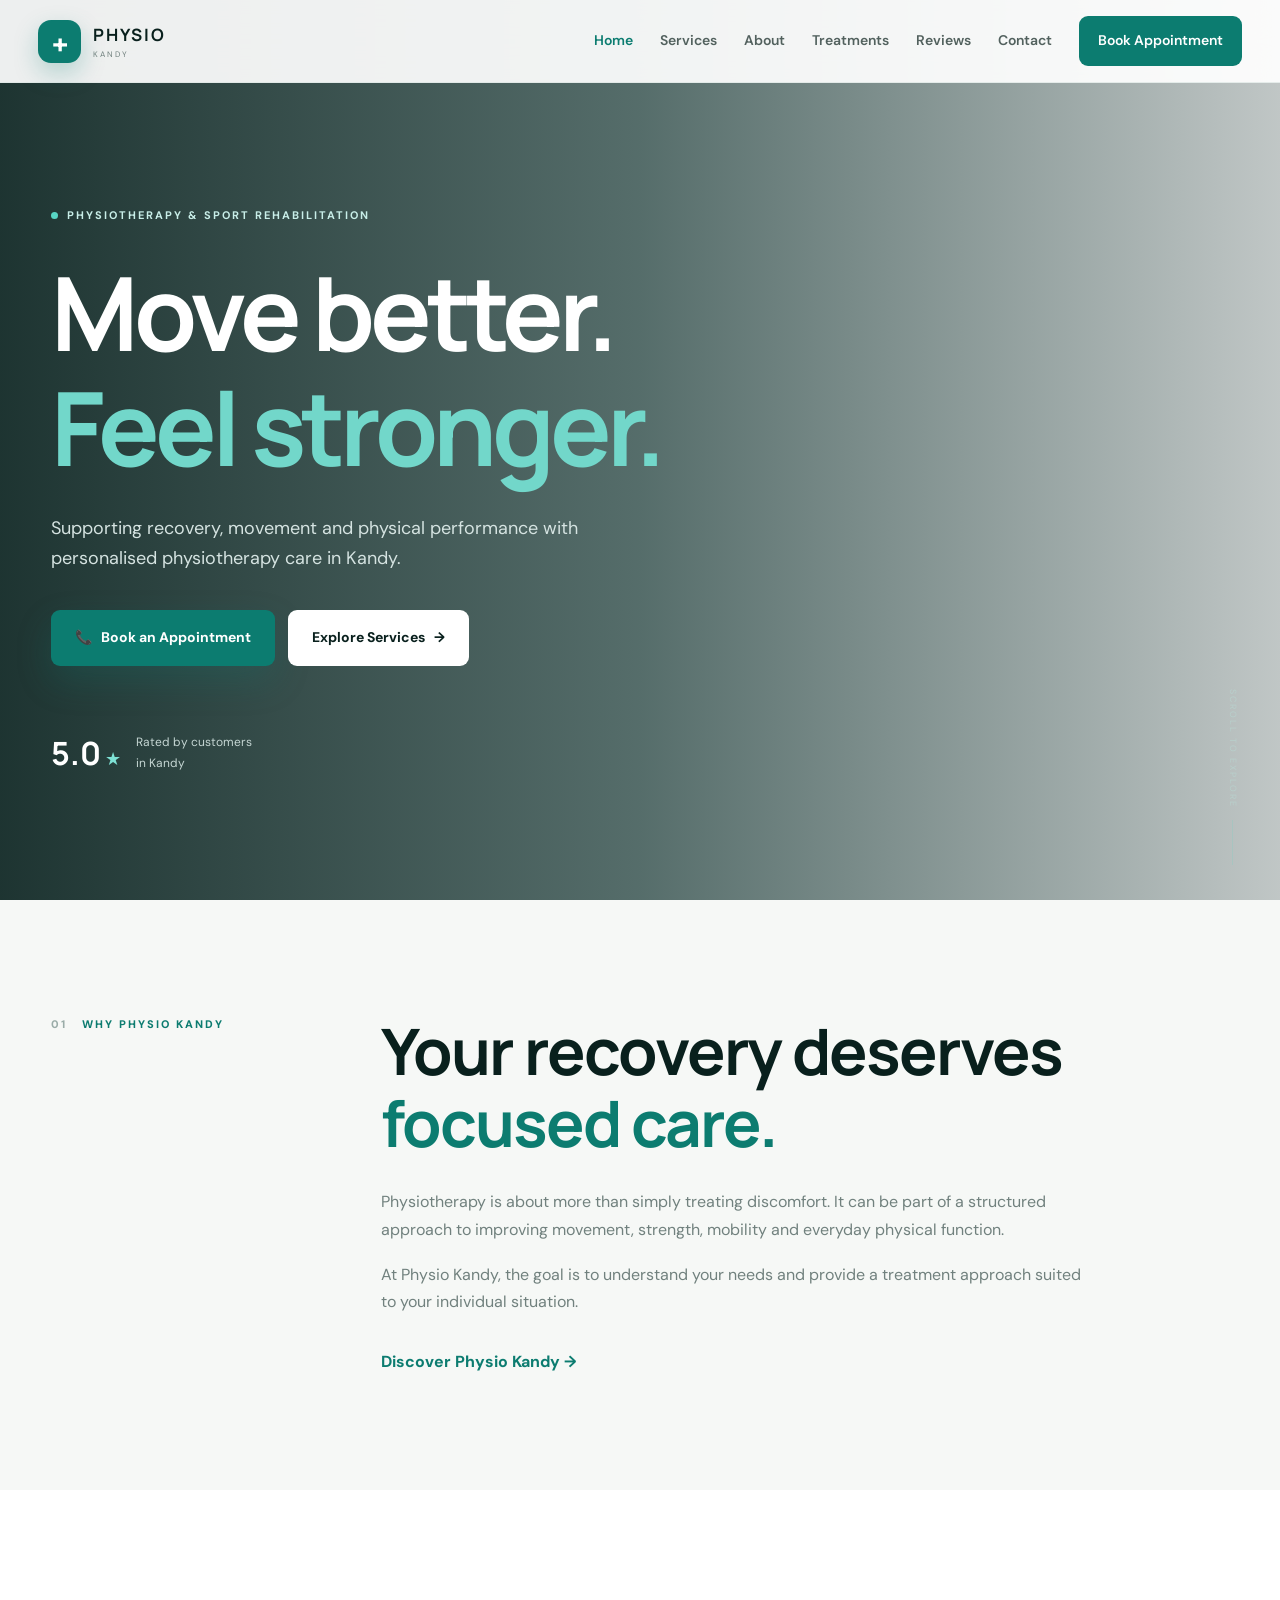
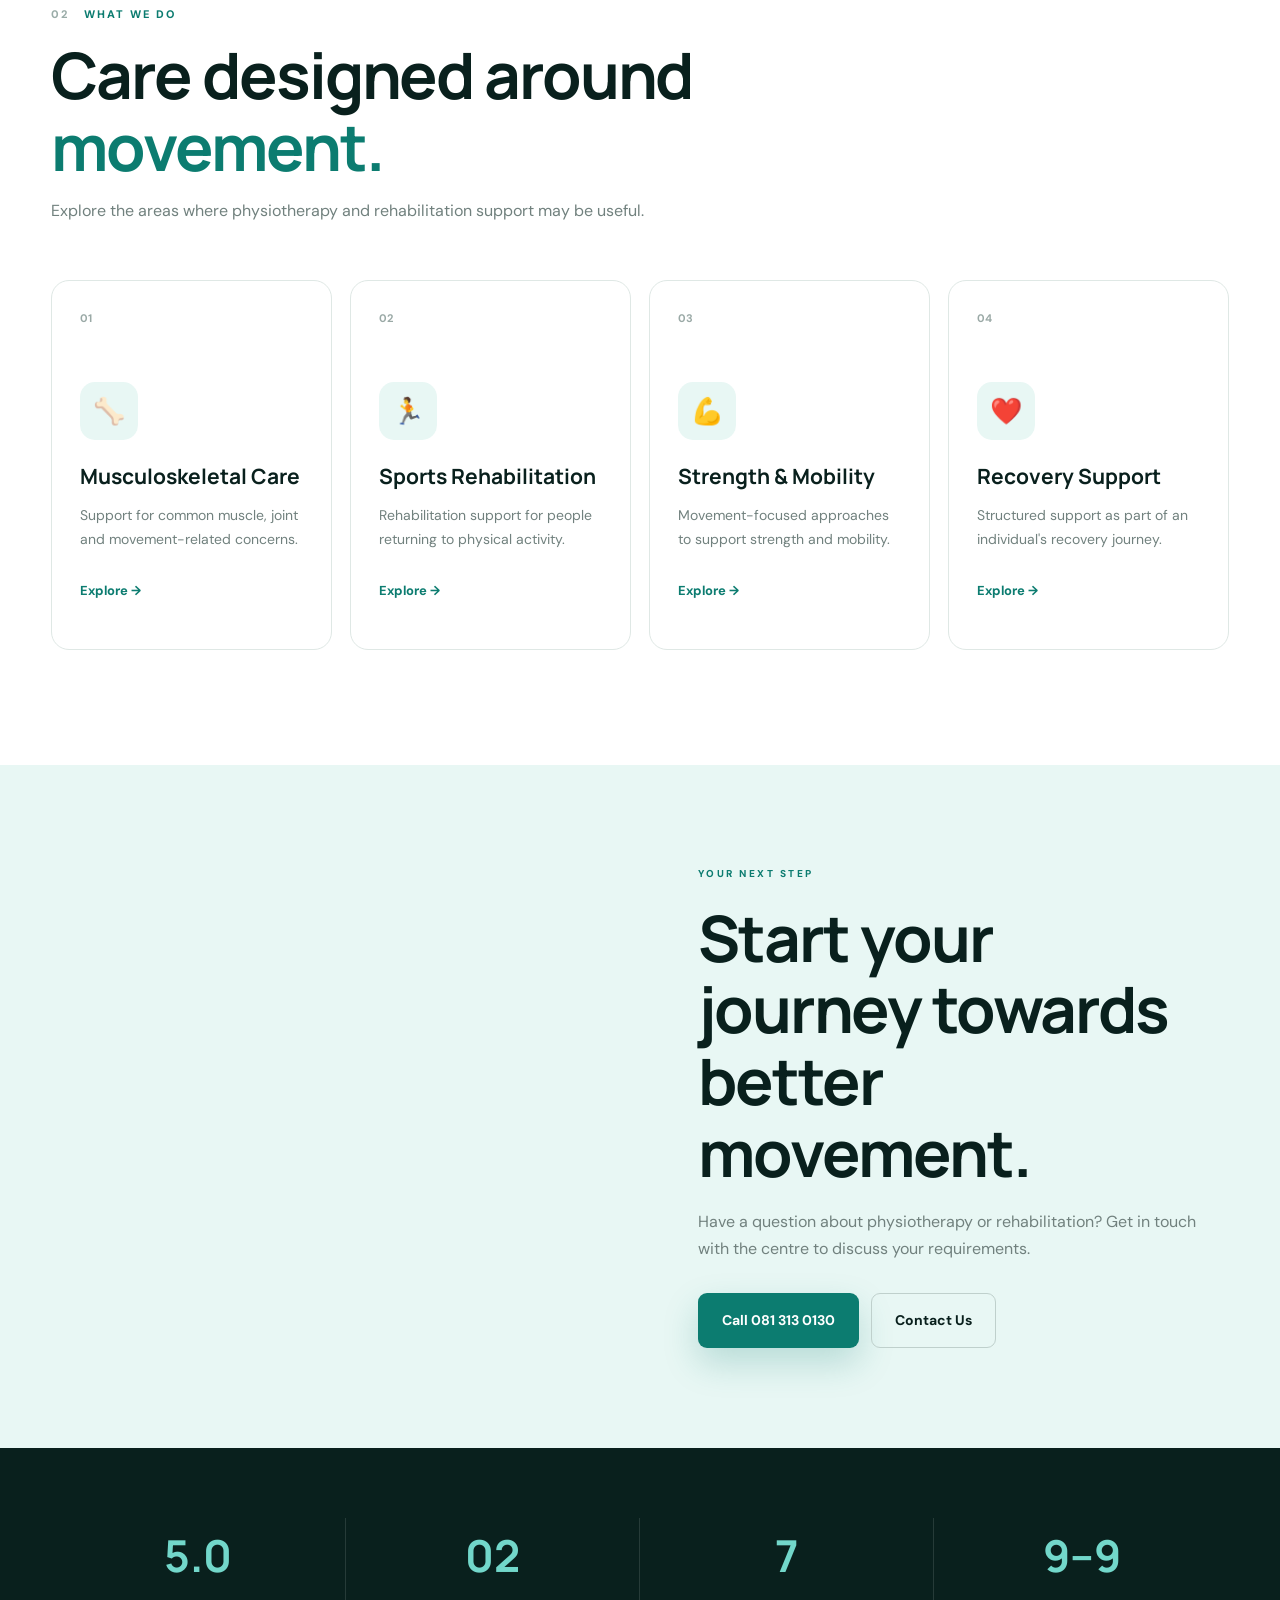
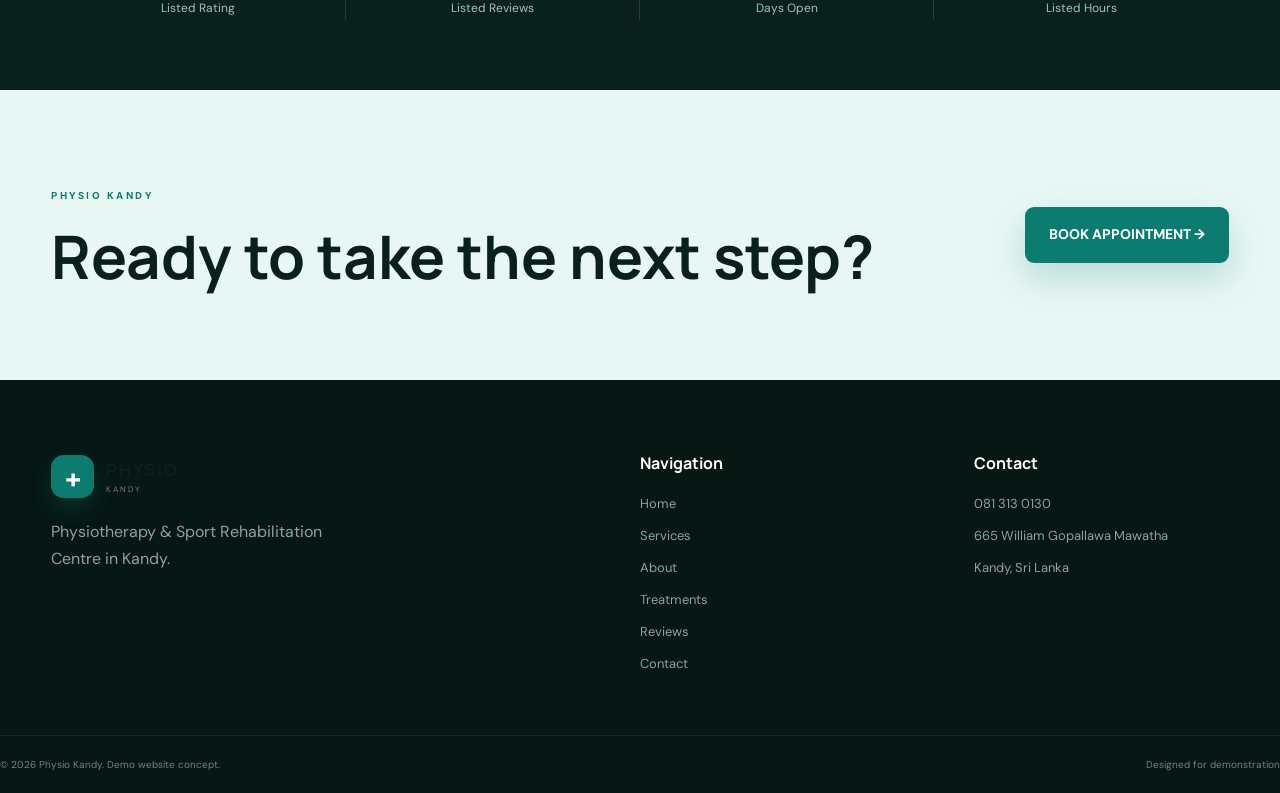
<file: index.html>
<!DOCTYPE html>
<html lang="en">
<head>
  <meta charset="UTF-8">
  <meta name="viewport" content="width=device-width, initial-scale=1.0">

  <title>Physio Kandy | Physiotherapy & Sport Rehabilitation</title>

  <meta name="description"
        content="Physio Kandy Physiotherapy and Sport Rehabilitation Centre. Professional physiotherapy and rehabilitation services in Kandy.">

  <link rel="preconnect" href="https://fonts.googleapis.com">
  <link rel="preconnect" href="https://fonts.gstatic.com" crossorigin>

  <link href="https://fonts.googleapis.com/css2?family=DM+Sans:wght@400;500;600;700&family=Manrope:wght@600;700;800&display=swap" rel="stylesheet">

  <link rel="stylesheet" href="style.css">
</head>

<body>

<header class="navbar">

  <div class="nav-container">

    <a href="index.html" class="brand">
      <div class="brand-mark">
        <span>+</span>
      </div>

      <div>
        <strong>PHYSIO</strong>
        <small>KANDY</small>
      </div>
    </a>

    <button class="menu-toggle" id="menuToggle">
      ☰
    </button>

    <nav id="mainNav">

      <a href="index.html" class="active">Home</a>
      <a href="services.html">Services</a>
      <a href="about.html">About</a>
      <a href="treatments.html">Treatments</a>
      <a href="reviews.html">Reviews</a>
      <a href="contact.html">Contact</a>

      <a href="tel:0813130130" class="nav-appointment">
        Book Appointment
      </a>

    </nav>

  </div>

</header>


<main>

<!-- HERO -->

<section class="hero">

  <div class="hero-overlay"></div>

  <div class="hero-content">

    <div class="hero-badge reveal">
      <span></span>
      PHYSIOTHERAPY & SPORT REHABILITATION
    </div>

    <h1 class="reveal">
      Move better.<br>
      <em>Feel stronger.</em>
    </h1>

    <p class="hero-text reveal">
      Supporting recovery, movement and physical performance
      with personalised physiotherapy care in Kandy.
    </p>

    <div class="hero-actions reveal">

      <a href="tel:0813130130" class="btn btn-primary">
        <span>📞</span>
        Book an Appointment
      </a>

      <a href="services.html" class="btn btn-light">
        Explore Services
        <span>→</span>
      </a>

    </div>

    <div class="hero-trust reveal">

      <div>
        <strong>5.0</strong>
        <span>★</span>
      </div>

      <p>
        Rated by customers<br>
        in Kandy
      </p>

    </div>

  </div>

  <div class="hero-scroll">
    <span>SCROLL TO EXPLORE</span>
    <i></i>
  </div>

</section>


<!-- INTRO -->

<section class="section intro">

  <div class="container intro-grid">

    <div class="section-label reveal">
      <span>01</span>
      WHY PHYSIO KANDY
    </div>

    <div class="intro-content reveal">

      <h2>
        Your recovery deserves
        <span>focused care.</span>
      </h2>

      <p>
        Physiotherapy is about more than simply treating discomfort.
        It can be part of a structured approach to improving movement,
        strength, mobility and everyday physical function.
      </p>

      <p>
        At Physio Kandy, the goal is to understand your needs and
        provide a treatment approach suited to your individual situation.
      </p>

      <a href="about.html" class="text-link">
        Discover Physio Kandy →
      </a>

    </div>

  </div>

</section>


<!-- SERVICES -->

<section class="section services-section">

  <div class="container">

    <div class="section-heading reveal">

      <div class="section-label">
        <span>02</span>
        WHAT WE DO
      </div>

      <h2>
        Care designed around
        <span>movement.</span>
      </h2>

      <p>
        Explore the areas where physiotherapy and rehabilitation
        support may be useful.
      </p>

    </div>


    <div class="service-cards">


      <a href="services.html" class="service-card reveal">

        <div class="service-number">01</div>

        <div class="service-icon">
          🦴
        </div>

        <h3>Musculoskeletal Care</h3>

        <p>
          Support for common muscle, joint and movement-related concerns.
        </p>

        <span>Explore →</span>

      </a>


      <a href="services.html" class="service-card reveal">

        <div class="service-number">02</div>

        <div class="service-icon">
          🏃
        </div>

        <h3>Sports Rehabilitation</h3>

        <p>
          Rehabilitation support for people returning to physical activity.
        </p>

        <span>Explore →</span>

      </a>


      <a href="services.html" class="service-card reveal">

        <div class="service-number">03</div>

        <div class="service-icon">
          💪
        </div>

        <h3>Strength & Mobility</h3>

        <p>
          Movement-focused approaches to support strength and mobility.
        </p>

        <span>Explore →</span>

      </a>


      <a href="services.html" class="service-card reveal">

        <div class="service-number">04</div>

        <div class="service-icon">
          ❤️
        </div>

        <h3>Recovery Support</h3>

        <p>
          Structured support as part of an individual's recovery journey.
        </p>

        <span>Explore →</span>

      </a>


    </div>

  </div>

</section>


<!-- FEATURE -->

<section class="feature-section">

  <div class="feature-image"></div>

  <div class="feature-content reveal">

    <span class="eyebrow">
      YOUR NEXT STEP
    </span>

    <h2>
      Start your journey
      towards better movement.
    </h2>

    <p>
      Have a question about physiotherapy or rehabilitation?
      Get in touch with the centre to discuss your requirements.
    </p>

    <div class="feature-actions">

      <a href="tel:0813130130" class="btn btn-primary">
        Call 081 313 0130
      </a>

      <a href="contact.html" class="btn btn-outline-dark">
        Contact Us
      </a>

    </div>

  </div>

</section>


<!-- STATS -->

<section class="stats-section">

  <div class="container stats-grid">

    <div class="stat reveal">
      <strong>5.0</strong>
      <span>Listed Rating</span>
    </div>

    <div class="stat reveal">
      <strong>02</strong>
      <span>Listed Reviews</span>
    </div>

    <div class="stat reveal">
      <strong>7</strong>
      <span>Days Open</span>
    </div>

    <div class="stat reveal">
      <strong>9–9</strong>
      <span>Listed Hours</span>
    </div>

  </div>

</section>


<!-- CTA -->

<section class="cta-section">

  <div class="container cta-inner reveal">

    <div>

      <span class="eyebrow">
        PHYSIO KANDY
      </span>

      <h2>
        Ready to take the
        next step?
      </h2>

    </div>

    <a href="tel:0813130130" class="btn btn-primary">
      BOOK APPOINTMENT →
    </a>

  </div>

</section>

</main>


<footer>

  <div class="container footer-grid">

    <div class="footer-brand">

      <a href="index.html" class="brand">
        <div class="brand-mark">
          <span>+</span>
        </div>

        <div>
          <strong>PHYSIO</strong>
          <small>KANDY</small>
        </div>
      </a>

      <p>
        Physiotherapy & Sport Rehabilitation Centre
        in Kandy.
      </p>

    </div>


    <div class="footer-column">

      <h4>Navigation</h4>

      <a href="index.html">Home</a>
      <a href="services.html">Services</a>
      <a href="about.html">About</a>
      <a href="treatments.html">Treatments</a>
      <a href="reviews.html">Reviews</a>
      <a href="contact.html">Contact</a>

    </div>


    <div class="footer-column">

      <h4>Contact</h4>

      <a href="tel:0813130130">
        081 313 0130
      </a>

      <a href="#">
        665 William Gopallawa Mawatha
      </a>

      <a href="#">
        Kandy, Sri Lanka
      </a>

    </div>

  </div>


  <div class="footer-bottom">

    <span>
      © 2026 Physio Kandy. Demo website concept.
    </span>

    <span>
      Designed for demonstration
    </span>

  </div>

</footer>


<div class="mobile-bar">

  <a href="tel:0813130130">
    📞 CALL
  </a>

  <a href="contact.html">
    📅 APPOINTMENT
  </a>

</div>


<script src="script.js"></script>

</body>
</html>
</file>
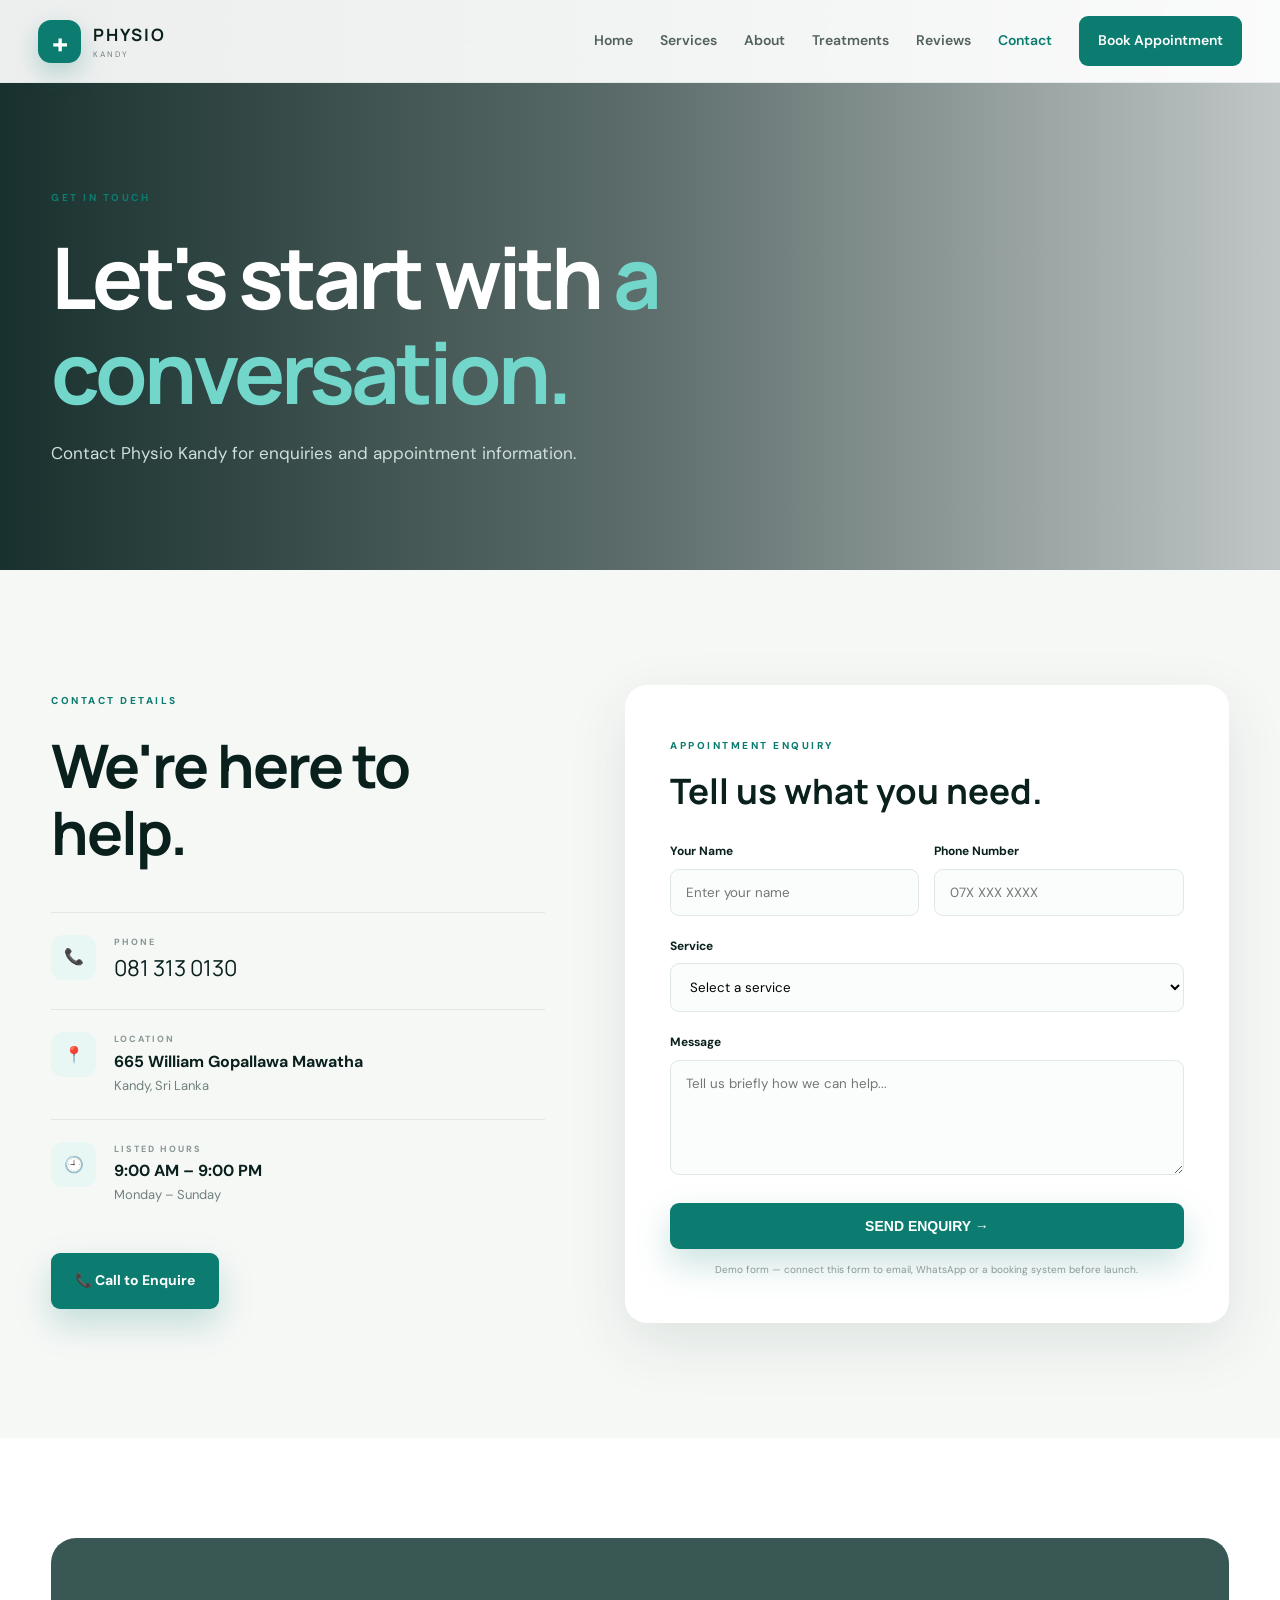
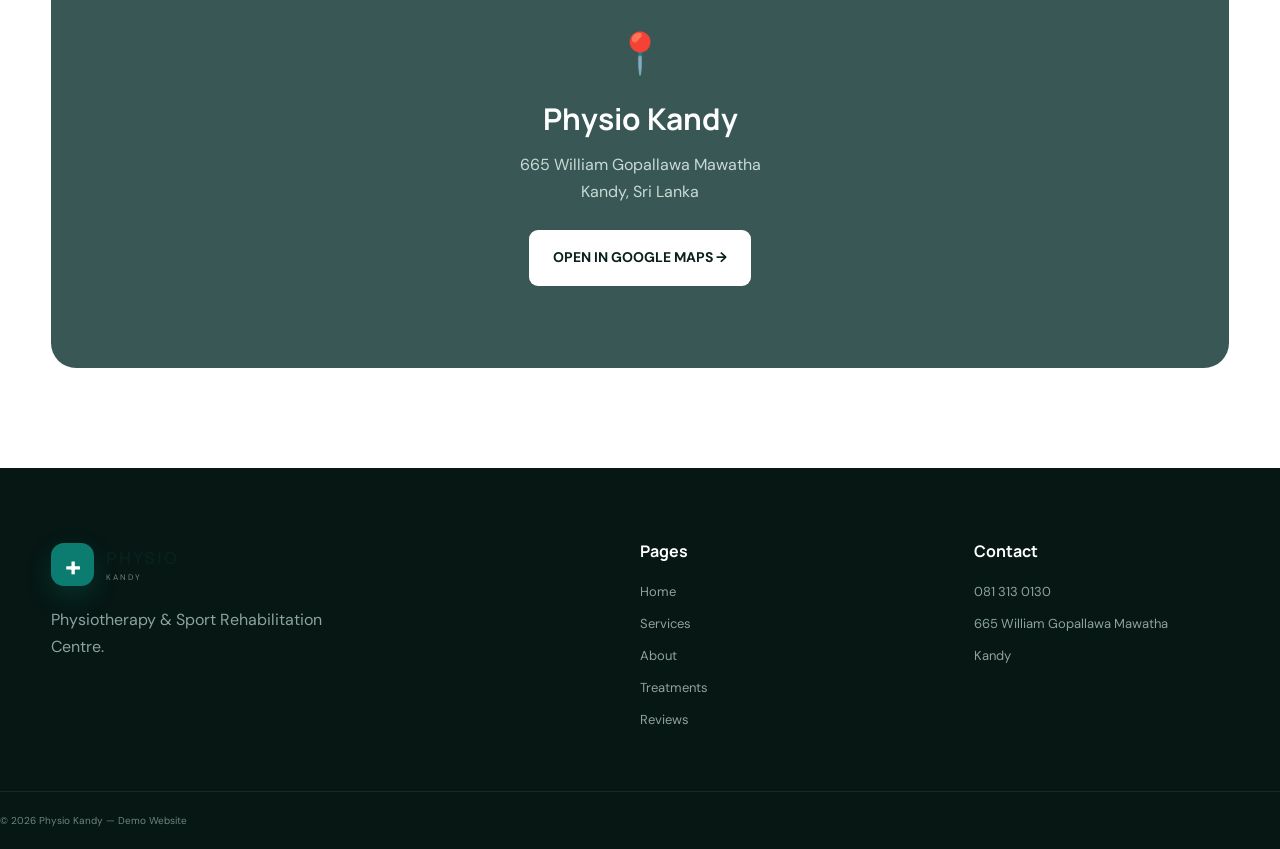
<file: reviews.html>
<!DOCTYPE html>
<html lang="en">

<head>

<meta charset="UTF-8">
<meta name="viewport" content="width=device-width, initial-scale=1.0">

<title>Contact | Physio Kandy</title>

<link rel="preconnect" href="https://fonts.googleapis.com">
<link rel="preconnect" href="https://fonts.gstatic.com" crossorigin>

<link href="https://fonts.googleapis.com/css2?family=DM+Sans:wght@400;500;600;700&family=Manrope:wght@600;700;800&display=swap" rel="stylesheet">

<link rel="stylesheet" href="style.css">

</head>


<body>

<header class="navbar">

<div class="nav-container">

<a href="index.html" class="brand">

<div class="brand-mark">
<span>+</span>
</div>

<div>
<strong>PHYSIO</strong>
<small>KANDY</small>
</div>

</a>

<button class="menu-toggle" id="menuToggle">☰</button>

<nav id="mainNav">

<a href="index.html">Home</a>
<a href="services.html">Services</a>
<a href="about.html">About</a>
<a href="treatments.html">Treatments</a>
<a href="reviews.html">Reviews</a>
<a href="contact.html" class="active">Contact</a>

<a href="tel:0813130130" class="nav-appointment">
Book Appointment
</a>

</nav>

</div>

</header>


<main>


<section class="page-hero contact-hero">

<div class="page-overlay"></div>

<div class="container page-hero-content reveal">

<span class="eyebrow">
GET IN TOUCH
</span>

<h1>
Let's start with
<span>a conversation.</span>
</h1>

<p>
Contact Physio Kandy for enquiries and appointment information.
</p>

</div>

</section>


<section class="section contact-section">

<div class="container contact-grid">


<div class="contact-info reveal">

<span class="eyebrow">
CONTACT DETAILS
</span>

<h2>
We're here
to help.
</h2>


<div class="contact-item">

<div class="contact-icon">
📞
</div>

<div>

<span>PHONE</span>

<a href="tel:0813130130">
081 313 0130
</a>

</div>

</div>


<div class="contact-item">

<div class="contact-icon">
📍
</div>

<div>

<span>LOCATION</span>

<strong>
665 William Gopallawa Mawatha
</strong>

<p>
Kandy, Sri Lanka
</p>

</div>

</div>


<div class="contact-item">

<div class="contact-icon">
🕘
</div>

<div>

<span>LISTED HOURS</span>

<strong>
9:00 AM – 9:00 PM
</strong>

<p>
Monday – Sunday
</p>

</div>

</div>


<a href="tel:0813130130" class="btn btn-primary contact-call">
📞 Call to Enquire
</a>

</div>


<div class="contact-form-box reveal">

<div class="form-header">

<span class="eyebrow">
APPOINTMENT ENQUIRY
</span>

<h2>
Tell us what you need.
</h2>

</div>


<form id="appointmentForm">

<div class="form-row">

<div class="form-group">

<label>
Your Name
</label>

<input
type="text"
name="name"
placeholder="Enter your name"
required
>

</div>


<div class="form-group">

<label>
Phone Number
</label>

<input
type="tel"
name="phone"
placeholder="07X XXX XXXX"
required
>

</div>

</div>


<div class="form-group">

<label>
Service
</label>

<select name="service">

<option value="">
Select a service
</option>

<option>
Physiotherapy
</option>

<option>
Sports Rehabilitation
</option>

<option>
Musculoskeletal Care
</option>

<option>
Strength & Mobility
</option>

<option>
General Enquiry
</option>

</select>

</div>


<div class="form-group">

<label>
Message
</label>

<textarea
name="message"
rows="5"
placeholder="Tell us briefly how we can help..."
></textarea>

</div>


<button type="submit" class="btn btn-primary form-button">
SEND ENQUIRY →
</button>


<p class="form-note">
Demo form — connect this form to email,
WhatsApp or a booking system before launch.
</p>


</form>

</div>

</div>

</section>


<section class="map-section">

<div class="container">

<div class="map-box reveal">

<div class="map-content">

<span>📍</span>

<h3>
Physio Kandy
</h3>

<p>
665 William Gopallawa Mawatha<br>
Kandy, Sri Lanka
</p>

<a
href="https://www.google.com/maps/search/?api=1&query=665+William+Gopallawa+Mawatha+Kandy+Sri+Lanka"
target="_blank"
class="btn btn-light"
>
OPEN IN GOOGLE MAPS →
</a>

</div>

</div>

</div>

</section>


</main>


<footer>

<div class="container footer-grid">

<div class="footer-brand">

<a href="index.html" class="brand">

<div class="brand-mark">
<span>+</span>
</div>

<div>
<strong>PHYSIO</strong>
<small>KANDY</small>
</div>

</a>

<p>
Physiotherapy & Sport Rehabilitation Centre.
</p>

</div>


<div class="footer-column">

<h4>Pages</h4>

<a href="index.html">Home</a>
<a href="services.html">Services</a>
<a href="about.html">About</a>
<a href="treatments.html">Treatments</a>
<a href="reviews.html">Reviews</a>

</div>


<div class="footer-column">

<h4>Contact</h4>

<a href="tel:0813130130">
081 313 0130
</a>

<a href="#">
665 William Gopallawa Mawatha
</a>

<a href="#">
Kandy
</a>

</div>

</div>


<div class="footer-bottom">
© 2026 Physio Kandy — Demo Website
</div>

</footer>


<div class="mobile-bar">

<a href="tel:0813130130">
📞 CALL
</a>

<a href="contact.html">
📅 APPOINTMENT
</a>

</div>


<script src="script.js"></script>

</body>
</html>
</file>
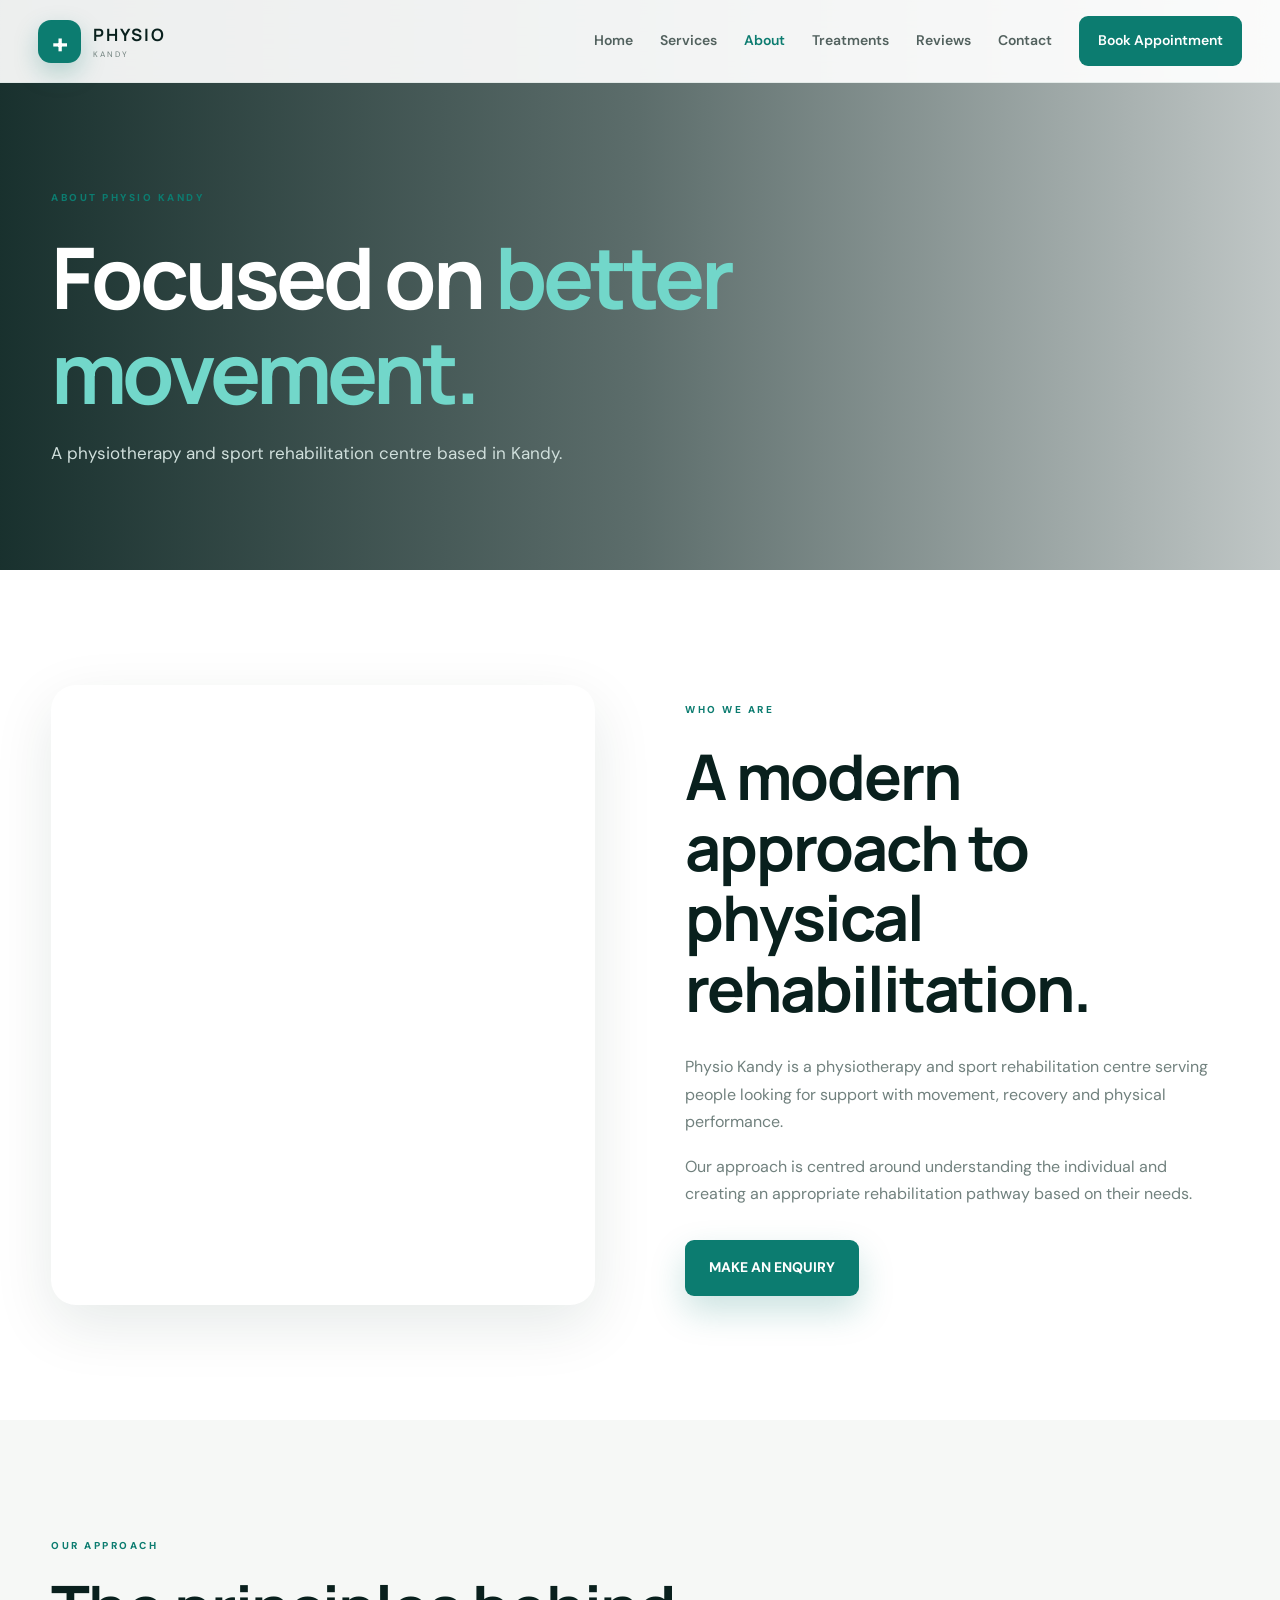
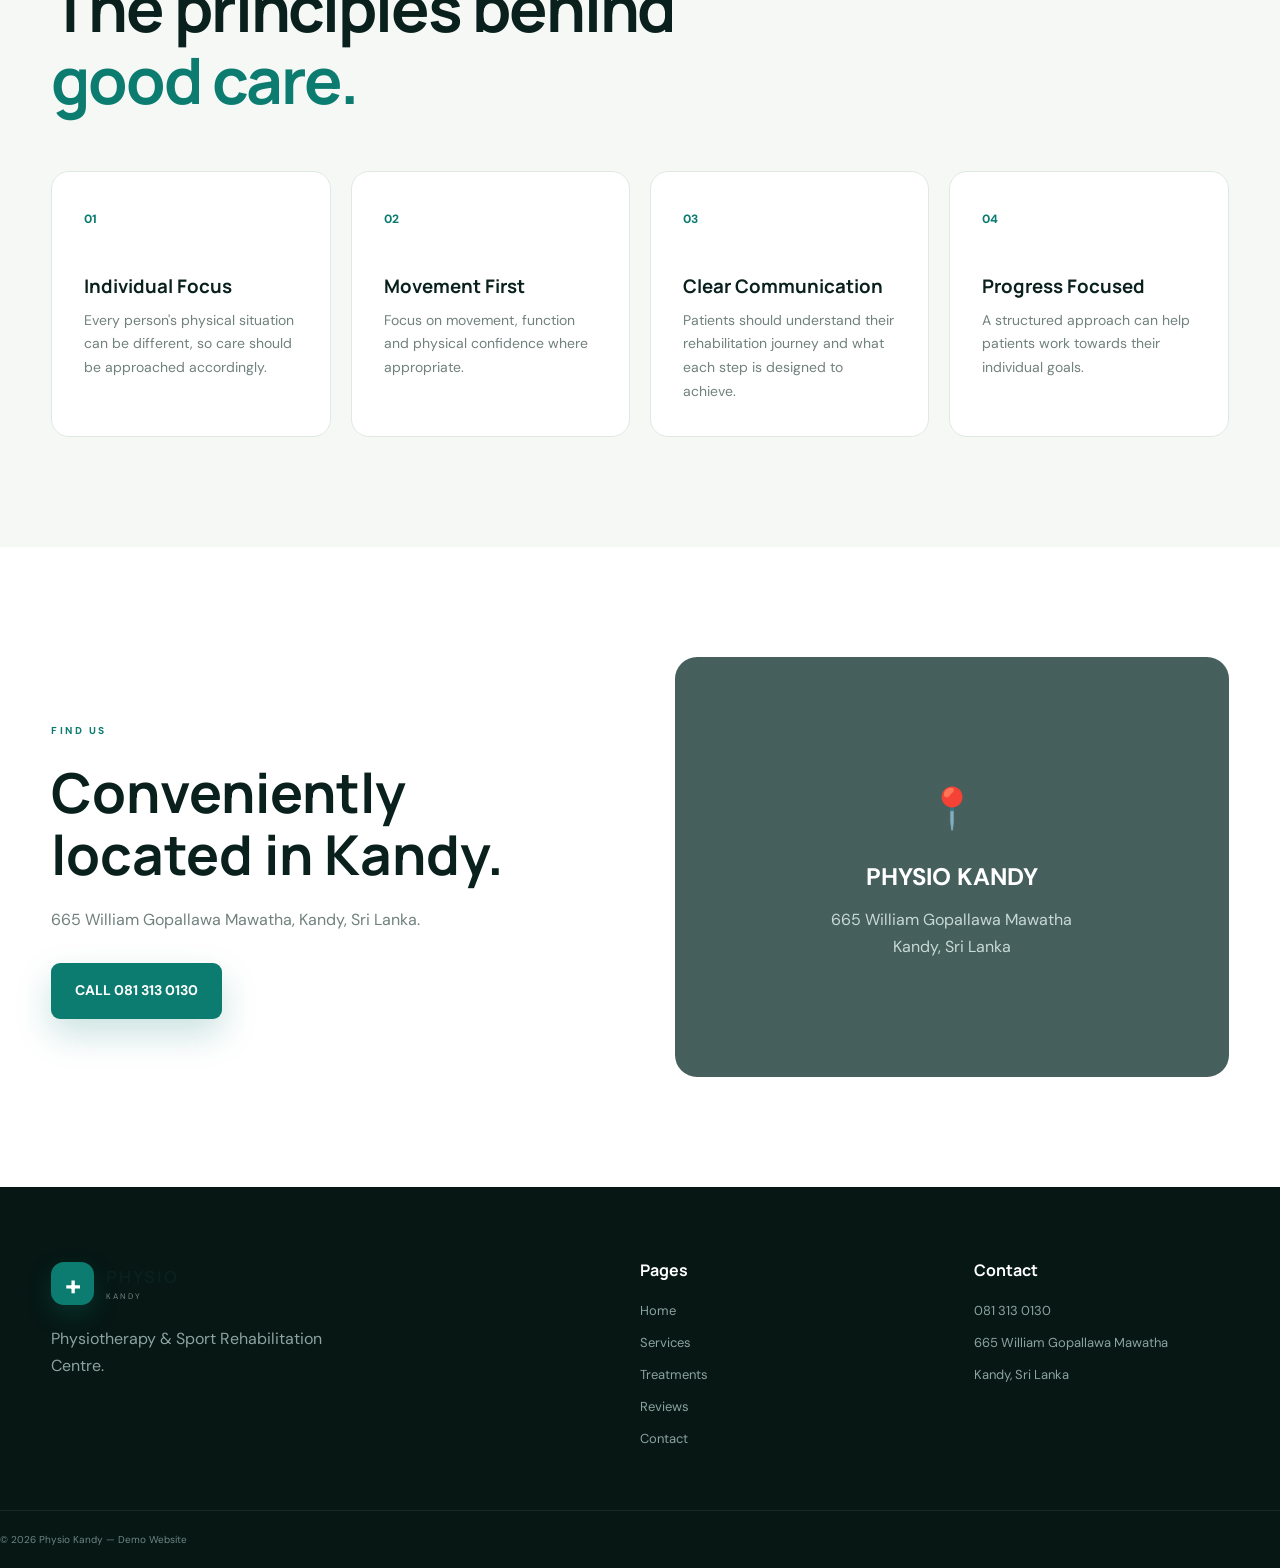
<file: services.html>
<!DOCTYPE html>
<html lang="en">

<head>

<meta charset="UTF-8">
<meta name="viewport" content="width=device-width, initial-scale=1.0">

<title>About | Physio Kandy</title>

<link rel="preconnect" href="https://fonts.googleapis.com">
<link rel="preconnect" href="https://fonts.gstatic.com" crossorigin>

<link href="https://fonts.googleapis.com/css2?family=DM+Sans:wght@400;500;600;700&family=Manrope:wght@600;700;800&display=swap" rel="stylesheet">

<link rel="stylesheet" href="style.css">

</head>


<body>

<header class="navbar">

<div class="nav-container">

<a href="index.html" class="brand">

<div class="brand-mark">
<span>+</span>
</div>

<div>
<strong>PHYSIO</strong>
<small>KANDY</small>
</div>

</a>

<button class="menu-toggle" id="menuToggle">☰</button>

<nav id="mainNav">

<a href="index.html">Home</a>
<a href="services.html">Services</a>
<a href="about.html" class="active">About</a>
<a href="treatments.html">Treatments</a>
<a href="reviews.html">Reviews</a>
<a href="contact.html">Contact</a>

<a href="tel:0813130130" class="nav-appointment">
Book Appointment
</a>

</nav>

</div>

</header>


<main>


<section class="page-hero about-hero">

<div class="page-overlay"></div>

<div class="container page-hero-content reveal">

<span class="eyebrow">
ABOUT PHYSIO KANDY
</span>

<h1>
Focused on
<span>better movement.</span>
</h1>

<p>
A physiotherapy and sport rehabilitation centre
based in Kandy.
</p>

</div>

</section>


<section class="section">

<div class="container about-grid">

<div class="about-image reveal"></div>


<div class="about-copy reveal">

<span class="eyebrow">
WHO WE ARE
</span>

<h2>
A modern approach to
physical rehabilitation.
</h2>

<p>
Physio Kandy is a physiotherapy and sport rehabilitation
centre serving people looking for support with movement,
recovery and physical performance.
</p>

<p>
Our approach is centred around understanding the individual
and creating an appropriate rehabilitation pathway based
on their needs.
</p>

<a href="contact.html" class="btn btn-primary">
MAKE AN ENQUIRY
</a>

</div>

</div>

</section>


<section class="values-section">

<div class="container">

<div class="section-heading reveal">

<span class="eyebrow">
OUR APPROACH
</span>

<h2>
The principles behind
<span>good care.</span>
</h2>

</div>


<div class="values-grid">


<div class="value reveal">

<span>01</span>

<h3>
Individual Focus
</h3>

<p>
Every person's physical situation can be different,
so care should be approached accordingly.
</p>

</div>


<div class="value reveal">

<span>02</span>

<h3>
Movement First
</h3>

<p>
Focus on movement, function and physical confidence
where appropriate.
</p>

</div>


<div class="value reveal">

<span>03</span>

<h3>
Clear Communication
</h3>

<p>
Patients should understand their rehabilitation
journey and what each step is designed to achieve.
</p>

</div>


<div class="value reveal">

<span>04</span>

<h3>
Progress Focused
</h3>

<p>
A structured approach can help patients work
towards their individual goals.
</p>

</div>


</div>

</div>

</section>


<section class="location-section">

<div class="container location-grid">

<div class="location-copy reveal">

<span class="eyebrow">
FIND US
</span>

<h2>
Conveniently located
in Kandy.
</h2>

<p>
665 William Gopallawa Mawatha,
Kandy, Sri Lanka.
</p>

<a href="tel:0813130130" class="btn btn-primary">
CALL 081 313 0130
</a>

</div>


<div class="map-placeholder reveal">

<div>

<span>📍</span>

<strong>
PHYSIO KANDY
</strong>

<p>
665 William Gopallawa Mawatha<br>
Kandy, Sri Lanka
</p>

</div>

</div>

</div>

</section>


</main>


<footer>

<div class="container footer-grid">

<div class="footer-brand">

<a href="index.html" class="brand">

<div class="brand-mark">
<span>+</span>
</div>

<div>
<strong>PHYSIO</strong>
<small>KANDY</small>
</div>

</a>

<p>
Physiotherapy & Sport Rehabilitation Centre.
</p>

</div>


<div class="footer-column">

<h4>Pages</h4>

<a href="index.html">Home</a>
<a href="services.html">Services</a>
<a href="treatments.html">Treatments</a>
<a href="reviews.html">Reviews</a>
<a href="contact.html">Contact</a>

</div>


<div class="footer-column">

<h4>Contact</h4>

<a href="tel:0813130130">
081 313 0130
</a>

<a href="#">
665 William Gopallawa Mawatha
</a>

<a href="#">
Kandy, Sri Lanka
</a>

</div>

</div>


<div class="footer-bottom">
© 2026 Physio Kandy — Demo Website
</div>

</footer>


<div class="mobile-bar">

<a href="tel:0813130130">
📞 CALL
</a>

<a href="contact.html">
📅 APPOINTMENT
</a>

</div>


<script src="script.js"></script>

</body>
</html>
</file>
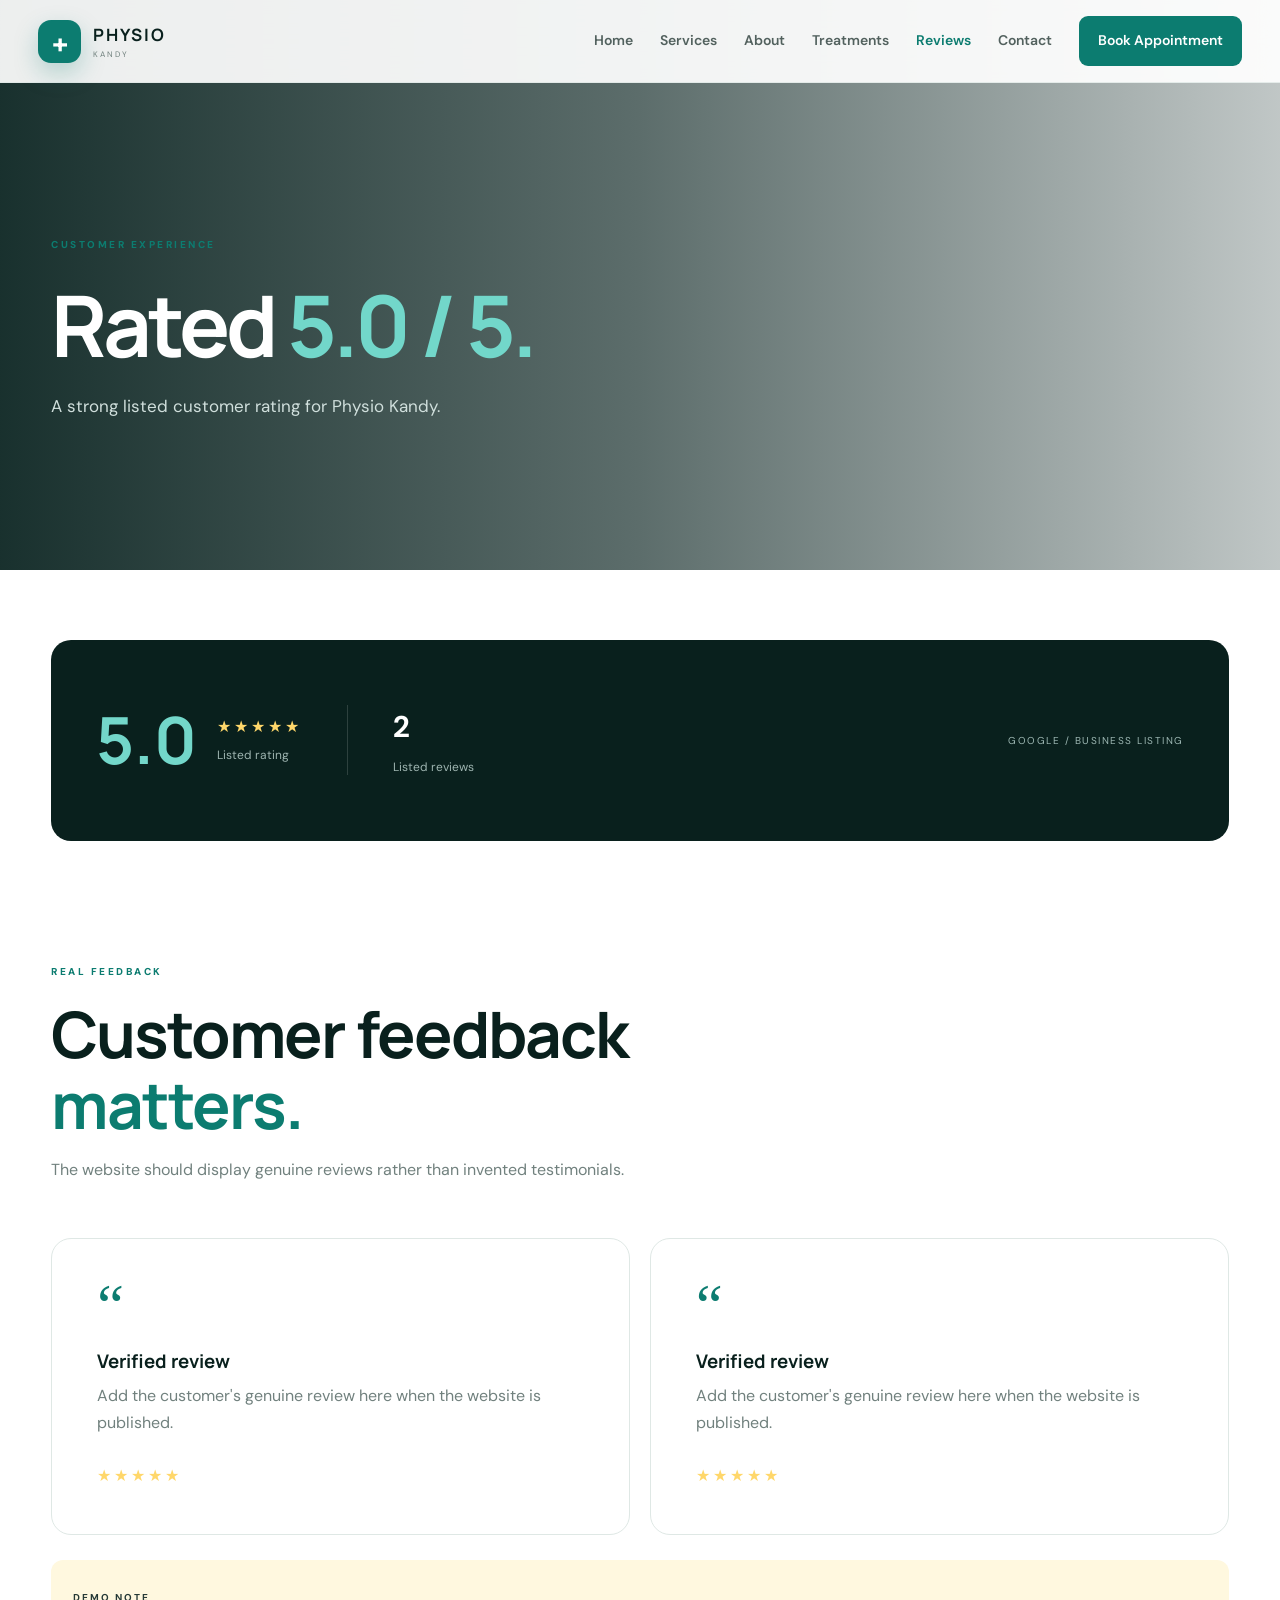
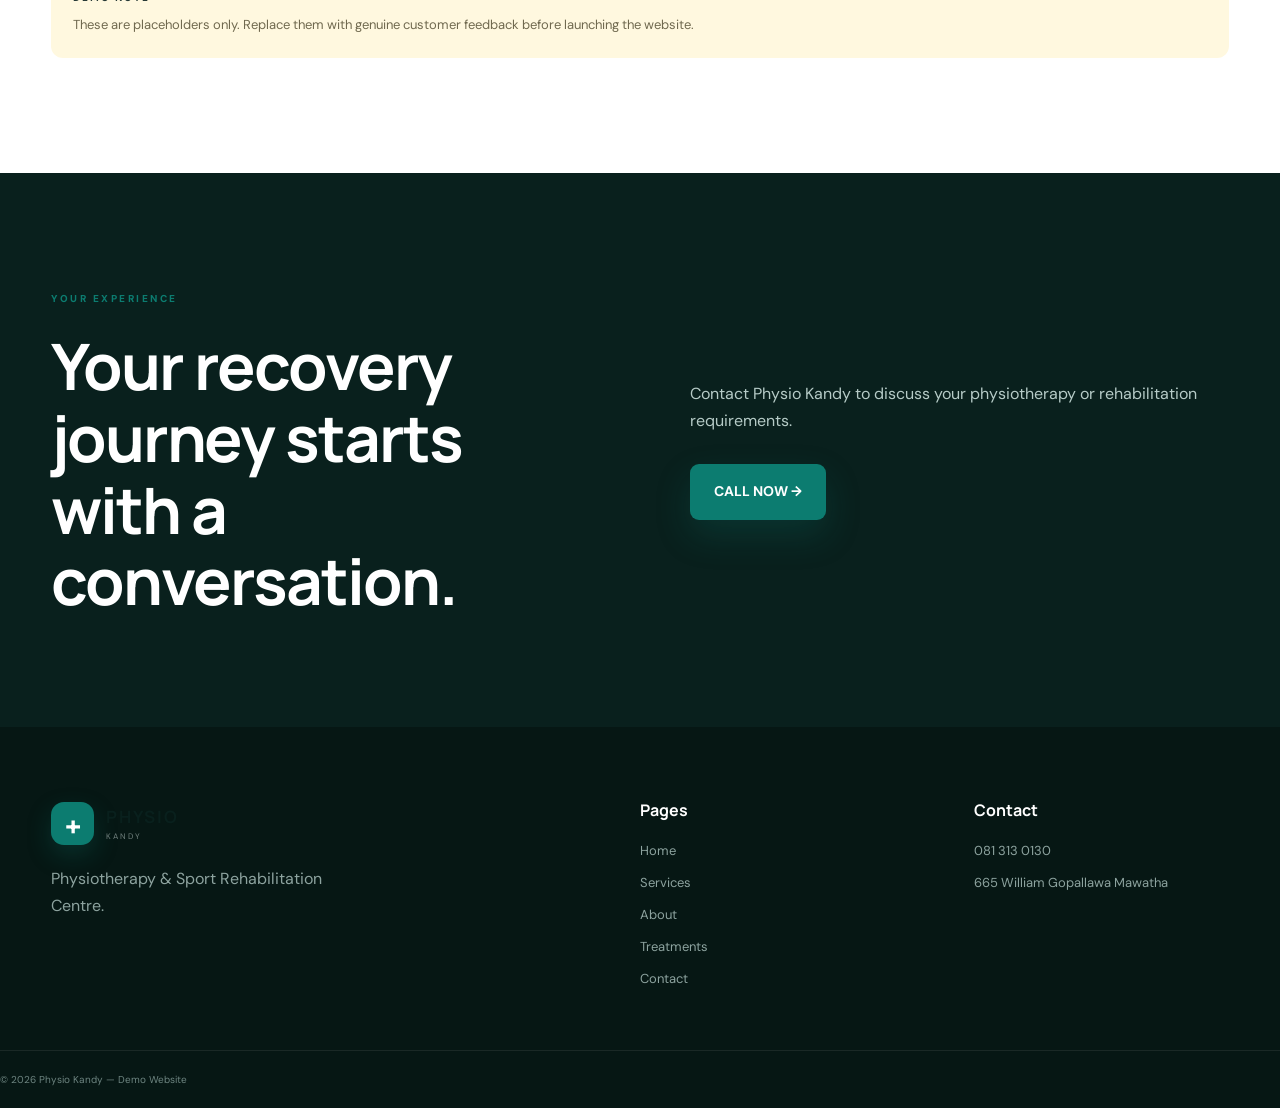
<file: treatments.html>
<!DOCTYPE html>
<html lang="en">

<head>

<meta charset="UTF-8">
<meta name="viewport" content="width=device-width, initial-scale=1.0">

<title>Reviews | Physio Kandy</title>

<link rel="preconnect" href="https://fonts.googleapis.com">
<link rel="preconnect" href="https://fonts.gstatic.com" crossorigin>

<link href="https://fonts.googleapis.com/css2?family=DM+Sans:wght@400;500;600;700&family=Manrope:wght@600;700;800&display=swap" rel="stylesheet">

<link rel="stylesheet" href="style.css">

</head>


<body>

<header class="navbar">

<div class="nav-container">

<a href="index.html" class="brand">

<div class="brand-mark">
<span>+</span>
</div>

<div>
<strong>PHYSIO</strong>
<small>KANDY</small>
</div>

</a>

<button class="menu-toggle" id="menuToggle">☰</button>

<nav id="mainNav">

<a href="index.html">Home</a>
<a href="services.html">Services</a>
<a href="about.html">About</a>
<a href="treatments.html">Treatments</a>
<a href="reviews.html" class="active">Reviews</a>
<a href="contact.html">Contact</a>

<a href="tel:0813130130" class="nav-appointment">
Book Appointment
</a>

</nav>

</div>

</header>


<main>


<section class="page-hero review-hero">

<div class="page-overlay"></div>

<div class="container page-hero-content reveal">

<span class="eyebrow">
CUSTOMER EXPERIENCE
</span>

<h1>
Rated
<span>5.0 / 5.</span>
</h1>

<p>
A strong listed customer rating for Physio Kandy.
</p>

</div>

</section>


<section class="rating-section">

<div class="container">

<div class="rating-box reveal">

<div class="rating-main">

<strong>5.0</strong>

<div>

<div class="stars">
★★★★★
</div>

<span>
Listed rating
</span>

</div>

</div>


<div class="rating-divider"></div>


<div class="rating-info">

<strong>2</strong>

<span>
Listed reviews
</span>

</div>


<div class="rating-badge">
GOOGLE / BUSINESS LISTING
</div>

</div>

</div>

</section>


<section class="section">

<div class="container">

<div class="section-heading reveal">

<span class="eyebrow">
REAL FEEDBACK
</span>

<h2>
Customer feedback
<span>matters.</span>
</h2>

<p>
The website should display genuine reviews rather than
invented testimonials.
</p>

</div>


<div class="review-placeholder-grid">


<div class="review-placeholder reveal">

<div class="quote">
“
</div>

<h3>
Verified review
</h3>

<p>
Add the customer's genuine review here
when the website is published.
</p>

<div class="stars">
★★★★★
</div>

</div>


<div class="review-placeholder reveal">

<div class="quote">
“
</div>

<h3>
Verified review
</h3>

<p>
Add the customer's genuine review here
when the website is published.
</p>

<div class="stars">
★★★★★
</div>

</div>


</div>


<div class="review-note reveal">

<strong>DEMO NOTE</strong>

<p>
These are placeholders only. Replace them with genuine
customer feedback before launching the website.
</p>

</div>

</div>

</section>


<section class="dark-panel">

<div class="container dark-panel-grid">

<div class="reveal">

<span class="eyebrow">
YOUR EXPERIENCE
</span>

<h2>
Your recovery journey
starts with a conversation.
</h2>

</div>

<div class="reveal">

<p>
Contact Physio Kandy to discuss your physiotherapy
or rehabilitation requirements.
</p>

<a href="tel:0813130130" class="btn btn-primary">
CALL NOW →
</a>

</div>

</div>

</section>


</main>


<footer>

<div class="container footer-grid">

<div class="footer-brand">

<a href="index.html" class="brand">

<div class="brand-mark">
<span>+</span>
</div>

<div>
<strong>PHYSIO</strong>
<small>KANDY</small>
</div>

</a>

<p>
Physiotherapy & Sport Rehabilitation Centre.
</p>

</div>


<div class="footer-column">

<h4>Pages</h4>

<a href="index.html">Home</a>
<a href="services.html">Services</a>
<a href="about.html">About</a>
<a href="treatments.html">Treatments</a>
<a href="contact.html">Contact</a>

</div>


<div class="footer-column">

<h4>Contact</h4>

<a href="tel:0813130130">
081 313 0130
</a>

<a href="#">
665 William Gopallawa Mawatha
</a>

</div>

</div>


<div class="footer-bottom">
© 2026 Physio Kandy — Demo Website
</div>

</footer>


<div class="mobile-bar">

<a href="tel:0813130130">
📞 CALL
</a>

<a href="contact.html">
📅 APPOINTMENT
</a>

</div>


<script src="script.js"></script>

</body>
</html>
</file>
<file: style.css>
:root{
  --green:#0c7c70;
  --green-dark:#07564f;
  --green-light:#e8f7f4;

  --cream:#f6f8f6;
  --white:#ffffff;

  --dark:#09201d;
  --text:#263936;
  --muted:#71817e;

  --border:#dfe8e5;

  --shadow:0 20px 60px rgba(5,45,40,.10);
}


*{
  margin:0;
  padding:0;
  box-sizing:border-box;
}


html{
  scroll-behavior:smooth;
}


body{
  font-family:"DM Sans",sans-serif;
  color:var(--text);
  background:#fff;
  line-height:1.7;
}


h1,
h2,
h3,
h4{
  font-family:"Manrope",sans-serif;
  line-height:1.12;
}


a{
  color:inherit;
  text-decoration:none;
}


img{
  max-width:100%;
}


.container{
  width:min(1180px,92%);
  margin:auto;
}


/* NAVBAR */

.navbar{
  position:fixed;
  top:0;
  left:0;
  width:100%;
  z-index:1000;

  background:rgba(255,255,255,.92);
  backdrop-filter:blur(18px);

  border-bottom:1px solid rgba(220,230,227,.7);
}


.nav-container{
  width:min(1240px,94%);
  margin:auto;

  min-height:82px;

  display:flex;
  align-items:center;
  justify-content:space-between;
}


.brand{
  display:flex;
  align-items:center;
  gap:12px;
}


.brand-mark{
  width:43px;
  height:43px;

  display:grid;
  place-items:center;

  background:var(--green);
  color:#fff;

  border-radius:13px;

  font-size:28px;
  font-weight:800;

  box-shadow:0 10px 25px rgba(12,124,112,.25);
}


.brand strong{
  display:block;
  font-family:"Manrope";
  font-size:17px;
  letter-spacing:2px;
  color:var(--dark);
}


.brand small{
  display:block;
  font-size:8px;
  letter-spacing:2px;
  color:var(--muted);
  margin-top:-2px;
}


#mainNav{
  display:flex;
  align-items:center;
  gap:27px;
}


#mainNav a{
  font-size:14px;
  font-weight:600;
  color:#52615e;
  transition:.25s;
}


#mainNav a:hover,
#mainNav a.active{
  color:var(--green);
}


#mainNav .nav-appointment{
  background:var(--green);
  color:#fff;
  padding:13px 19px;
  border-radius:9px;
}


.menu-toggle{
  display:none;

  border:0;
  background:none;

  font-size:26px;
  cursor:pointer;
}


/* HERO */

.hero{
  min-height:100vh;

  position:relative;

  display:flex;
  align-items:center;

  background:
  url("https://images.unsplash.com/photo-1576091160399-112ba8d25d1d?auto=format&fit=crop&w=2200&q=90")
  center/cover;
}


.hero-overlay{
  position:absolute;
  inset:0;

  background:
  linear-gradient(
    90deg,
    rgba(5,30,27,.90),
    rgba(5,40,36,.68),
    rgba(5,30,27,.25)
  );
}


.hero-content{
  position:relative;
  z-index:2;

  width:min(1180px,92%);
  margin:auto;

  padding-top:80px;
}


.hero-badge{
  display:inline-flex;
  align-items:center;
  gap:9px;

  color:#c8eee8;

  font-size:11px;
  font-weight:700;
  letter-spacing:2px;
}


.hero-badge span{
  width:7px;
  height:7px;
  background:#58d5c4;
  border-radius:50%;
}


.hero h1{
  color:#fff;
  font-size:clamp(55px,8vw,105px);
  letter-spacing:-5px;

  max-width:900px;

  margin:28px 0;
}


.hero h1 em{
  color:#72d7ca;
  font-style:normal;
}


.hero-text{
  max-width:590px;

  color:#d5e3e1;

  font-size:18px;

  margin-bottom:36px;
}


.hero-actions{
  display:flex;
  gap:13px;
  flex-wrap:wrap;
}


.btn{
  display:inline-flex;
  align-items:center;
  justify-content:center;
  gap:9px;

  padding:15px 23px;

  border-radius:9px;

  font-weight:700;
  font-size:14px;

  border:1px solid transparent;

  transition:.25s;
}


.btn-primary{
  background:var(--green);
  color:#fff;
  box-shadow:0 15px 35px rgba(12,124,112,.22);
}


.btn-primary:hover{
  background:var(--green-dark);
  transform:translateY(-2px);
}


.btn-light{
  background:#fff;
  color:var(--dark);
}


.btn-outline-dark{
  border:1px solid #bfd0cc;
  color:var(--dark);
}


.hero-trust{
  margin-top:60px;

  display:flex;
  align-items:center;
  gap:15px;

  color:#fff;
}


.hero-trust strong{
  font-family:"Manrope";
  font-size:32px;
}


.hero-trust span{
  color:#7ee2d5;
  font-size:18px;
}


.hero-trust p{
  color:#c5d6d3;
  font-size:12px;
}


.hero-scroll{
  position:absolute;
  right:40px;
  bottom:35px;

  z-index:3;

  color:#b8cfcb;

  font-size:9px;
  letter-spacing:2px;

  display:flex;
  align-items:center;
  gap:12px;

  writing-mode:vertical-rl;
}


.hero-scroll i{
  width:1px;
  height:45px;
  background:#a8c4c0;
}


/* GENERAL */

.section{
  padding:115px 0;
}


.section-label{
  font-size:11px;
  font-weight:800;
  letter-spacing:2px;
  color:var(--green);
}


.section-label span{
  margin-right:10px;
  color:#9aaca8;
}


.section-heading{
  max-width:760px;
  margin-bottom:55px;
}


.section-heading h2{
  font-size:clamp(36px,5vw,64px);
  color:var(--dark);
  letter-spacing:-2px;

  margin:15px 0;
}


.section-heading h2 span,
.intro h2 span{
  color:var(--green);
}


.section-heading p{
  color:var(--muted);
  max-width:600px;
}


/* INTRO */

.intro{
  background:var(--cream);
}


.intro-grid{
  display:grid;
  grid-template-columns:260px 1fr;
  gap:70px;
}


.intro-content{
  max-width:760px;
}


.intro h2{
  font-size:clamp(38px,5vw,67px);
  color:var(--dark);
  letter-spacing:-2px;

  margin-bottom:30px;
}


.intro p{
  color:var(--muted);
  margin-bottom:18px;
  max-width:700px;
}


.text-link{
  display:inline-block;
  margin-top:15px;

  color:var(--green);
  font-weight:700;
}


/* SERVICE CARDS */

.service-cards{
  display:grid;
  grid-template-columns:repeat(4,1fr);
  gap:18px;
}


.service-card{
  min-height:370px;

  padding:28px;

  border:1px solid var(--border);
  border-radius:18px;

  background:#fff;

  position:relative;

  transition:.3s;
}


.service-card:hover{
  transform:translateY(-8px);
  box-shadow:var(--shadow);
  border-color:#b9d8d2;
}


.service-number{
  font-size:11px;
  color:#9aa9a6;
  font-weight:700;
}


.service-icon{
  width:58px;
  height:58px;

  display:grid;
  place-items:center;

  background:var(--green-light);

  border-radius:15px;

  font-size:26px;

  margin:55px 0 25px;
}


.service-card h3{
  font-size:21px;
  color:var(--dark);
}


.service-card p{
  color:var(--muted);
  font-size:14px;

  margin:15px 0 25px;
}


.service-card > span{
  color:var(--green);
  font-size:13px;
  font-weight:700;
}


/* FEATURE */

.feature-section{
  display:grid;
  grid-template-columns:1fr 1fr;

  background:var(--green-light);
}


.feature-image{
  min-height:650px;

  background:
  url("https://images.unsplash.com/photo-1571019613454-1cb2f99b2d8b?auto=format&fit=crop&w=1500&q=85")
  center/cover;
}


.feature-content{
  padding:100px 9%;

  display:flex;
  flex-direction:column;
  justify-content:center;
}


.eyebrow{
  font-size:10px;
  font-weight:800;
  letter-spacing:2.5px;
  color:var(--green);
}


.feature-content h2{
  font-size:clamp(40px,5vw,65px);
  color:var(--dark);
  margin:20px 0;
  letter-spacing:-2px;
}


.feature-content p{
  color:var(--muted);
  max-width:500px;
  margin-bottom:30px;
}


.feature-actions{
  display:flex;
  gap:12px;
  flex-wrap:wrap;
}


/* STATS */

.stats-section{
  padding:70px 0;
  background:var(--dark);
}


.stats-grid{
  display:grid;
  grid-template-columns:repeat(4,1fr);
}


.stat{
  text-align:center;
  color:#fff;

  border-right:1px solid rgba(255,255,255,.12);
}


.stat:last-child{
  border:0;
}


.stat strong{
  display:block;

  font-family:"Manrope";

  font-size:44px;

  color:#72d7ca;
}


.stat span{
  color:#a9bfbb;
  font-size:12px;
}


/* CTA */

.cta-section{
  padding:90px 0;
  background:var(--green-light);
}


.cta-inner{
  display:flex;
  align-items:center;
  justify-content:space-between;
  gap:40px;
}


.cta-inner h2{
  font-size:clamp(38px,5vw,60px);
  color:var(--dark);
  margin-top:15px;
}


/* PAGE HERO */

.page-hero{
  min-height:570px;

  position:relative;

  display:flex;
  align-items:center;

  background-position:center;
  background-size:cover;
}


.services-hero{
  background-image:url("https://images.unsplash.com/photo-1556761175-b413da4baf72?auto=format&fit=crop&w=2200&q=85");
}


.about-hero{
  background-image:url("https://images.unsplash.com/photo-1559757175-0eb30cd8c063?auto=format&fit=crop&w=2200&q=85");
}


.treatment-hero{
  background-image:url("https://images.unsplash.com/photo-1538805060514-97d9cc17730c?auto=format&fit=crop&w=2200&q=85");
}


.review-hero{
  background-image:url("https://images.unsplash.com/photo-1516841273335-e39b37888115?auto=format&fit=crop&w=2200&q=85");
}


.contact-hero{
  background-image:url("https://images.unsplash.com/photo-1519823551278-64ac92734fb1?auto=format&fit=crop&w=2200&q=85");
}


.page-overlay{
  position:absolute;
  inset:0;

  background:
  linear-gradient(
    90deg,
    rgba(5,31,28,.92),
    rgba(5,31,28,.65),
    rgba(5,31,28,.25)
  );
}


.page-hero-content{
  position:relative;
  z-index:2;

  padding-top:80px;
}


.page-hero h1{
  color:#fff;

  font-size:clamp(48px,7vw,85px);

  max-width:850px;

  letter-spacing:-4px;

  margin:20px 0;
}


.page-hero h1 span{
  color:#72d7ca;
}


.page-hero p{
  color:#d0dfdc;
  max-width:600px;
  font-size:17px;
}


/* LARGE SERVICES */

.large-services{
  display:grid;
  gap:0;
}


.large-service{
  display:grid;
  grid-template-columns:80px 70px 1fr;

  align-items:center;

  gap:25px;

  padding:38px 0;

  border-top:1px solid var(--border);

  transition:.3s;
}


.large-service:hover{
  padding-left:15px;
}


.large-service-number{
  color:#a1b0ad;
  font-weight:700;
}


.large-service-icon{
  width:58px;
  height:58px;

  display:grid;
  place-items:center;

  border-radius:15px;

  background:var(--green-light);

  font-size:25px;
}


.large-service h3{
  color:var(--dark);
  font-size:24px;
}


.large-service p{
  color:var(--muted);
  max-width:700px;
  margin-top:7px;
}


/* DARK PANEL */

.dark-panel{
  background:var(--dark);
  color:#fff;
  padding:110px 0;
}


.dark-panel-grid{
  display:grid;
  grid-template-columns:1fr 1fr;
  gap:100px;
  align-items:center;
}


.dark-panel h2{
  font-size:clamp(40px,5vw,65px);
  letter-spacing:-2px;
  margin-top:20px;
}


.dark-panel p{
  color:#b6cbc7;
  margin-bottom:30px;
  max-width:530px;
}


/* ABOUT */

.about-grid{
  display:grid;
  grid-template-columns:1fr 1fr;
  gap:90px;
  align-items:center;
}


.about-image{
  min-height:620px;

  border-radius:25px;

  background:
  url("https://images.unsplash.com/photo-1576091160550-2173dba999ef?auto=format&fit=crop&w=1400&q=85")
  center/cover;

  box-shadow:var(--shadow);
}


.about-copy h2{
  font-size:clamp(38px,5vw,63px);
  color:var(--dark);

  margin:20px 0 30px;

  letter-spacing:-2px;
}


.about-copy p{
  color:var(--muted);
  margin-bottom:18px;
}


.about-copy .btn{
  margin-top:15px;
}


.values-section{
  padding:110px 0;
  background:var(--cream);
}


.values-grid{
  display:grid;
  grid-template-columns:repeat(4,1fr);
  gap:20px;
}


.value{
  background:#fff;
  border:1px solid var(--border);
  padding:32px;
  border-radius:18px;
}


.value span{
  color:var(--green);
  font-size:12px;
  font-weight:800;
}


.value h3{
  margin:45px 0 12px;
  color:var(--dark);
}


.value p{
  color:var(--muted);
  font-size:14px;
}


.location-section{
  padding:110px 0;
}


.location-grid{
  display:grid;
  grid-template-columns:1fr 1fr;
  gap:70px;
  align-items:center;
}


.location-copy h2{
  font-size:55px;
  color:var(--dark);
  margin:20px 0;
}


.location-copy p{
  color:var(--muted);
  margin-bottom:30px;
}


.map-placeholder{
  min-height:420px;

  border-radius:22px;

  background:
  linear-gradient(
    rgba(8,42,38,.75),
    rgba(8,42,38,.75)
  ),
  url("https://images.unsplash.com/photo-1524666041070-9c8765b7c3b7?auto=format&fit=crop&w=1400&q=85")
  center/cover;

  display:grid;
  place-items:center;

  text-align:center;

  color:#fff;
}


.map-placeholder span{
  font-size:40px;
}


.map-placeholder strong{
  display:block;
  font-size:24px;
  margin:15px 0 8px;
}


.map-placeholder p{
  color:#c7d9d6;
}


/* TREATMENTS */

.treatment-list{
  display:grid;
  gap:80px;
}


.treatment{
  display:grid;
  grid-template-columns:1fr 1fr;
  min-height:500px;

  border-radius:25px;
  overflow:hidden;

  background:var(--cream);
}


.treatment.reverse .treatment-image{
  order:2;
}


.treatment.reverse .treatment-content{
  order:1;
}


.treatment-image{
  background-position:center;
  background-size:cover;
}


.image-one{
  background-image:url("https://images.unsplash.com/photo-1581009146145-b5ef050c2e1e?auto=format&fit=crop&w=1400&q=85");
}


.image-two{
  background-image:url("https://images.unsplash.com/photo-1538805060514-97d9cc17730c?auto=format&fit=crop&w=1400&q=85");
}


.image-three{
  background-image:url("https://images.unsplash.com/photo-1584467735871-95d1b1f9a6b6?auto=format&fit=crop&w=1400&q=85");
}


.image-four{
  background-image:url("https://images.unsplash.com/photo-1552674605-db6ffd4facb5?auto=format&fit=crop&w=1400&q=85");
}


.treatment-content{
  padding:70px;

  display:flex;
  justify-content:center;
  flex-direction:column;
}


.treatment-content > span{
  color:var(--green);
  font-size:10px;
  font-weight:800;
  letter-spacing:2px;
}


.treatment-content h2{
  font-size:45px;
  color:var(--dark);
  margin:20px 0;
}


.treatment-content p{
  color:var(--muted);
  max-width:500px;
}


.treatment-content a{
  margin-top:30px;
  color:var(--green);
  font-weight:700;
}


.notice-section{
  padding:0 0 100px;
}


.medical-notice{
  padding:25px 30px;
  background:#fff8df;
  border-left:4px solid #e2b829;
}


.medical-notice strong{
  font-size:11px;
  letter-spacing:2px;
}


.medical-notice p{
  color:#6f674d;
  margin-top:7px;
  font-size:13px;
}


/* REVIEWS */

.rating-section{
  padding:70px 0 0;
}


.rating-box{
  background:var(--dark);
  color:#fff;

  border-radius:20px;

  padding:45px;

  display:flex;
  align-items:center;

  gap:45px;
}


.rating-main{
  display:flex;
  align-items:center;
  gap:20px;
}


.rating-main strong{
  font-family:"Manrope";
  font-size:65px;
  color:#73d7ca;
}


.stars{
  color:#ffd76a;
  letter-spacing:3px;
}


.rating-main span{
  color:#9eb4b0;
  font-size:12px;
}


.rating-divider{
  width:1px;
  height:70px;
  background:rgba(255,255,255,.15);
}


.rating-info strong{
  display:block;
  font-size:30px;
}


.rating-info span{
  color:#9eb4b0;
  font-size:12px;
}


.rating-badge{
  margin-left:auto;

  font-size:10px;
  letter-spacing:1.5px;
  color:#9db7b3;
}


.review-placeholder-grid{
  display:grid;
  grid-template-columns:repeat(2,1fr);
  gap:20px;
}


.review-placeholder{
  padding:45px;

  border:1px solid var(--border);

  border-radius:20px;

  background:#fff;
}


.quote{
  font-family:Georgia;
  color:var(--green);
  font-size:60px;
  line-height:.7;
}


.review-placeholder h3{
  margin:25px 0 10px;
  color:var(--dark);
}


.review-placeholder p{
  color:var(--muted);
}


.review-placeholder .stars{
  margin-top:25px;
}


.review-note{
  margin-top:25px;
  padding:22px;

  background:#fff8df;

  border-radius:12px;
}


.review-note strong{
  font-size:10px;
  letter-spacing:2px;
}


.review-note p{
  color:#70694f;
  font-size:13px;
  margin-top:5px;
}


/* CONTACT */

.contact-section{
  background:var(--cream);
}


.contact-grid{
  display:grid;
  grid-template-columns:.9fr 1.1fr;
  gap:80px;
}


.contact-info h2{
  font-size:60px;
  color:var(--dark);
  letter-spacing:-2px;
  margin:20px 0 45px;
}


.contact-item{
  display:flex;
  gap:18px;
  padding:22px 0;
  border-top:1px solid var(--border);
}


.contact-icon{
  width:45px;
  height:45px;

  display:grid;
  place-items:center;

  background:var(--green-light);

  border-radius:12px;
}


.contact-item span{
  display:block;
  color:#8a9996;
  font-size:9px;
  letter-spacing:2px;
  font-weight:800;
}


.contact-item a{
  display:block;
  font-family:"Manrope";
  font-size:22px;
  color:var(--dark);
}


.contact-item strong{
  display:block;
  color:var(--dark);
}


.contact-item p{
  color:var(--muted);
  font-size:13px;
}


.contact-call{
  margin-top:25px;
}


.contact-form-box{
  background:#fff;

  padding:45px;

  border-radius:22px;

  box-shadow:var(--shadow);
}


.form-header h2{
  color:var(--dark);
  font-size:35px;
  margin:15px 0 30px;
}


.form-row{
  display:grid;
  grid-template-columns:1fr 1fr;
  gap:15px;
}


.form-group{
  margin-bottom:20px;
}


.form-group label{
  display:block;

  color:var(--dark);

  font-size:12px;
  font-weight:700;

  margin-bottom:7px;
}


.form-group input,
.form-group select,
.form-group textarea{
  width:100%;

  padding:14px 15px;

  border:1px solid var(--border);

  border-radius:9px;

  background:#fbfcfc;

  font-family:inherit;

  outline:none;

  transition:.2s;
}


.form-group textarea{
  resize:vertical;
}


.form-group input:focus,
.form-group select:focus,
.form-group textarea:focus{
  border-color:var(--green);
  background:#fff;
}


.form-button{
  width:100%;
  border:0;
  cursor:pointer;
}


.form-note{
  color:#8b9895;
  font-size:10px;
  margin-top:12px;
  text-align:center;
}


.map-section{
  padding:100px 0;
}


.map-box{
  min-height:430px;

  border-radius:25px;

  display:grid;
  place-items:center;

  text-align:center;

  background:
  linear-gradient(
    rgba(7,46,42,.80),
    rgba(7,46,42,.80)
  ),
  url("https://images.unsplash.com/photo-1477959858617-67f85cf4f1df?auto=format&fit=crop&w=1800&q=85")
  center/cover;
}


.map-content{
  color:#fff;
}


.map-content > span{
  font-size:40px;
}


.map-content h3{
  font-size:30px;
  margin:15px 0;
}


.map-content p{
  color:#c9d9d6;
  margin-bottom:25px;
}


/* FOOTER */

footer{
  background:#061714;
  color:#fff;

  padding:75px 0 0;
}


.footer-grid{
  display:grid;
  grid-template-columns:2fr 1fr 1fr;
  gap:80px;
}


.footer-brand > p{
  color:#8da39f;
  max-width:300px;
  margin-top:20px;
}


.footer-column{
  display:flex;
  flex-direction:column;
  gap:10px;
}


.footer-column h4{
  color:#fff;
  margin-bottom:10px;
}


.footer-column a{
  color:#8da39f;
  font-size:13px;
}


.footer-column a:hover{
  color:#72d7ca;
}


.footer-bottom{
  margin-top:60px;

  padding:20px 0;

  border-top:1px solid rgba(255,255,255,.08);

  color:#6e8581;

  font-size:10px;

  display:flex;
  justify-content:space-between;
}


/* MOBILE BAR */

.mobile-bar{
  display:none;
}


/* ANIMATION */

.reveal{
  opacity:0;
  transform:translateY(25px);
  transition:opacity .7s ease, transform .7s ease;
}


.reveal.show{
  opacity:1;
  transform:none;
}


/* RESPONSIVE */

@media(max-width:1000px){

#mainNav{
  gap:15px;
}


.service-cards{
  grid-template-columns:repeat(2,1fr);
}


.values-grid{
  grid-template-columns:repeat(2,1fr);
}

}


@media(max-width:800px){

.nav-container{
  min-height:72px;
}


.menu-toggle{
  display:block;
  color:var(--dark);
}


#mainNav{

  position:absolute;

  top:72px;
  left:0;

  width:100%;

  padding:20px;

  background:#fff;

  display:none;

  flex-direction:column;

  align-items:stretch;

  gap:0;

  box-shadow:0 20px 40px rgba(0,0,0,.08);
}


#mainNav.open{
  display:flex;
}


#mainNav a{
  padding:13px 5px;
}


#mainNav .nav-appointment{
  text-align:center;
  margin-top:10px;
}


.hero h1{
  letter-spacing:-3px;
}


.hero-scroll{
  display:none;
}


.intro-grid,
.about-grid,
.location-grid,
.contact-grid,
.dark-panel-grid{
  grid-template-columns:1fr;
  gap:45px;
}


.service-cards{
  grid-template-columns:1fr;
}


.feature-section{
  grid-template-columns:1fr;
}


.feature-image{
  min-height:400px;
}


.stats-grid{
  grid-template-columns:repeat(2,1fr);
  gap:35px;
}


.stat{
  border-right:0;
}


.cta-inner{
  flex-direction:column;
  align-items:flex-start;
}


.large-service{
  grid-template-columns:50px 55px 1fr;
}


.values-grid{
  grid-template-columns:1fr;
}


.treatment{
  grid-template-columns:1fr;
}


.treatment.reverse .treatment-image{
  order:0;
}


.treatment.reverse .treatment-content{
  order:1;
}


.treatment-image{
  min-height:350px;
}


.treatment-content{
  padding:40px;
}


.rating-box{
  flex-wrap:wrap;
}


.rating-divider{
  display:none;
}


.rating-badge{
  margin-left:0;
}


.review-placeholder-grid{
  grid-template-columns:1fr;
}


.footer-grid{
  grid-template-columns:1fr;
  gap:40px;
}


.footer-bottom{
  flex-direction:column;
  gap:8px;
}


.mobile-bar{
  position:fixed;
  bottom:0;
  left:0;

  width:100%;

  z-index:9999;

  display:grid;
  grid-template-columns:1fr 1fr;

  background:#fff;

  box-shadow:0 -8px 30px rgba(0,0,0,.12);
}


.mobile-bar a{
  text-align:center;
  padding:15px;

  font-size:12px;
  font-weight:800;
}


.mobile-bar a:first-child{
  background:var(--green);
  color:#fff;
}


.mobile-bar a:last-child{
  color:var(--green);
}


body{
  padding-bottom:55px;
}

}


@media(max-width:550px){

.section{
  padding:80px 0;
}


.hero{
  min-height:850px;
}


.hero-content{
  padding-top:120px;
}


.hero h1{
  font-size:55px;
}


.hero-text{
  font-size:16px;
}


.page-hero{
  min-height:500px;
}


.page-hero h1{
  font-size:52px;
}


.feature-content{
  padding:70px 7%;
}


.large-service{
  grid-template-columns:35px 1fr;
  gap:15px;
}


.large-service-icon{
  display:none;
}


.large-service h3{
  font-size:21px;
}


.large-service-number{
  grid-row:1 / span 2;
}


.about-image{
  min-height:450px;
}


.location-copy h2,
.contact-info h2{
  font-size:46px;
}


.contact-form-box{
  padding:25px;
}


.form-row{
  grid-template-columns:1fr;
}


.rating-box{
  padding:30px;
  gap:25px;
}


.rating-main strong{
  font-size:55px;
}


.treatment-content{
  padding:30px;
}


.treatment-content h2{
  font-size:35px;
}

}
</file>
